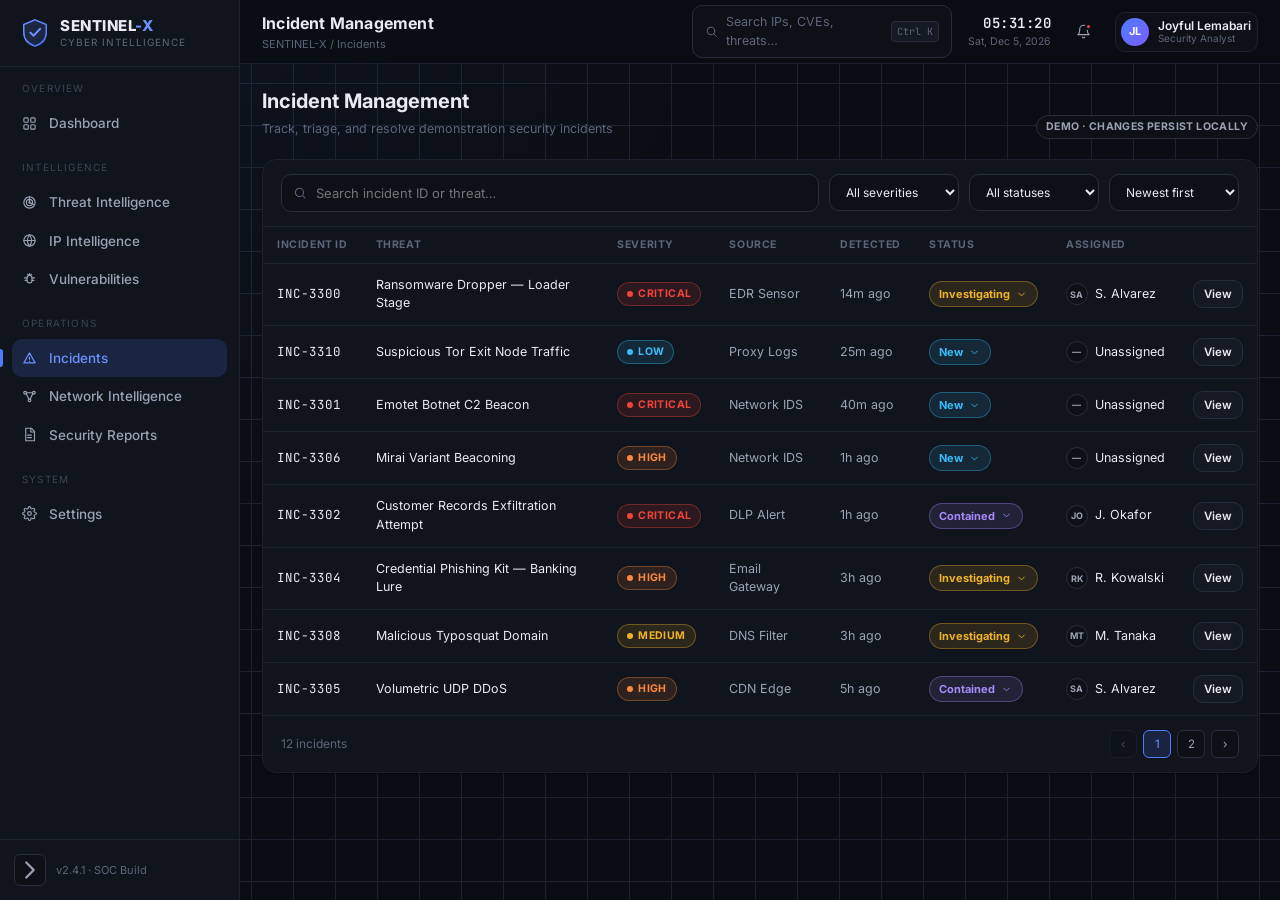
<file: incidents.html>
<!DOCTYPE html>
<html lang="en">
<head>
<meta charset="UTF-8">
<meta name="viewport" content="width=device-width, initial-scale=1.0">
<title>Incidents — SENTINEL-X</title>
<link rel="icon" href="data:image/svg+xml,<svg xmlns=%22http://www.w3.org/2000/svg%22 viewBox=%220 0 32 32%22><path d=%22M16 2L28 7v8c0 8-5 13-12 15C9 28 4 23 4 15V7L16 2z%22 fill=%22%234f7cff%22/></svg>">
<link rel="stylesheet" href="css/style.css">
<link rel="stylesheet" href="css/dashboard.css">
<link rel="stylesheet" href="css/components.css">
<link rel="stylesheet" href="css/responsive.css">
</head>
<body>
<div id="app-root"></div>

<div id="page-slot" style="display:none">
  <div class="page-head">
    <div>
      <h2>Incident Management</h2>
      <p>Track, triage, and resolve demonstration security incidents</p>
    </div>
    <span class="badge badge-neutral">DEMO · Changes persist locally</span>
  </div>

  <div class="panel">
    <div class="filter-bar">
      <div class="input-search">
        <svg viewBox="0 0 24 24" fill="none" stroke="currentColor" stroke-width="1.8"><circle cx="11" cy="11" r="7"/><path d="M21 21l-4.3-4.3"/></svg>
        <input class="input" id="i-query" placeholder="Search incident ID or threat…">
      </div>
      <select class="filter-select" id="i-severity">
        <option value="">All severities</option>
        <option value="critical">Critical</option><option value="high">High</option><option value="medium">Medium</option><option value="low">Low</option>
      </select>
      <select class="filter-select" id="i-status">
        <option value="">All statuses</option>
        <option value="New">New</option><option value="Investigating">Investigating</option>
        <option value="Contained">Contained</option><option value="Resolved">Resolved</option>
      </select>
      <select class="filter-select" id="i-sort">
        <option value="detected-desc">Newest first</option>
        <option value="detected-asc">Oldest first</option>
        <option value="severity">By severity</option>
      </select>
    </div>
    <div class="table-wrap">
      <table class="data-table">
        <thead><tr>
          <th>Incident ID</th><th>Threat</th><th>Severity</th><th>Source</th><th>Detected</th><th>Status</th><th>Assigned</th><th></th>
        </tr></thead>
        <tbody id="incidents-body"></tbody>
      </table>
    </div>
    <div class="pagination" id="incidents-pagination"></div>
  </div>
</div>

<div class="modal-overlay" id="inc-modal-overlay">
  <div class="modal">
    <div class="modal-head"><h3>Incident Details</h3><button class="icon-btn" id="inc-modal-close">✕</button></div>
    <div class="modal-body" id="inc-modal-body"></div>
    <div class="modal-foot"><button class="btn" id="inc-modal-close2">Close</button></div>
  </div>
</div>

<script src="js/utils.js"></script>
<script src="js/api.js"></script>
<script src="js/app.js"></script>
<script src="js/incidents.js"></script>
<script>
  SXApp.mount({ title: 'Incident Management', crumbs: 'SENTINEL-X / Incidents' });
  SXIncidents.init();
</script>
</body>
</html>
</file>
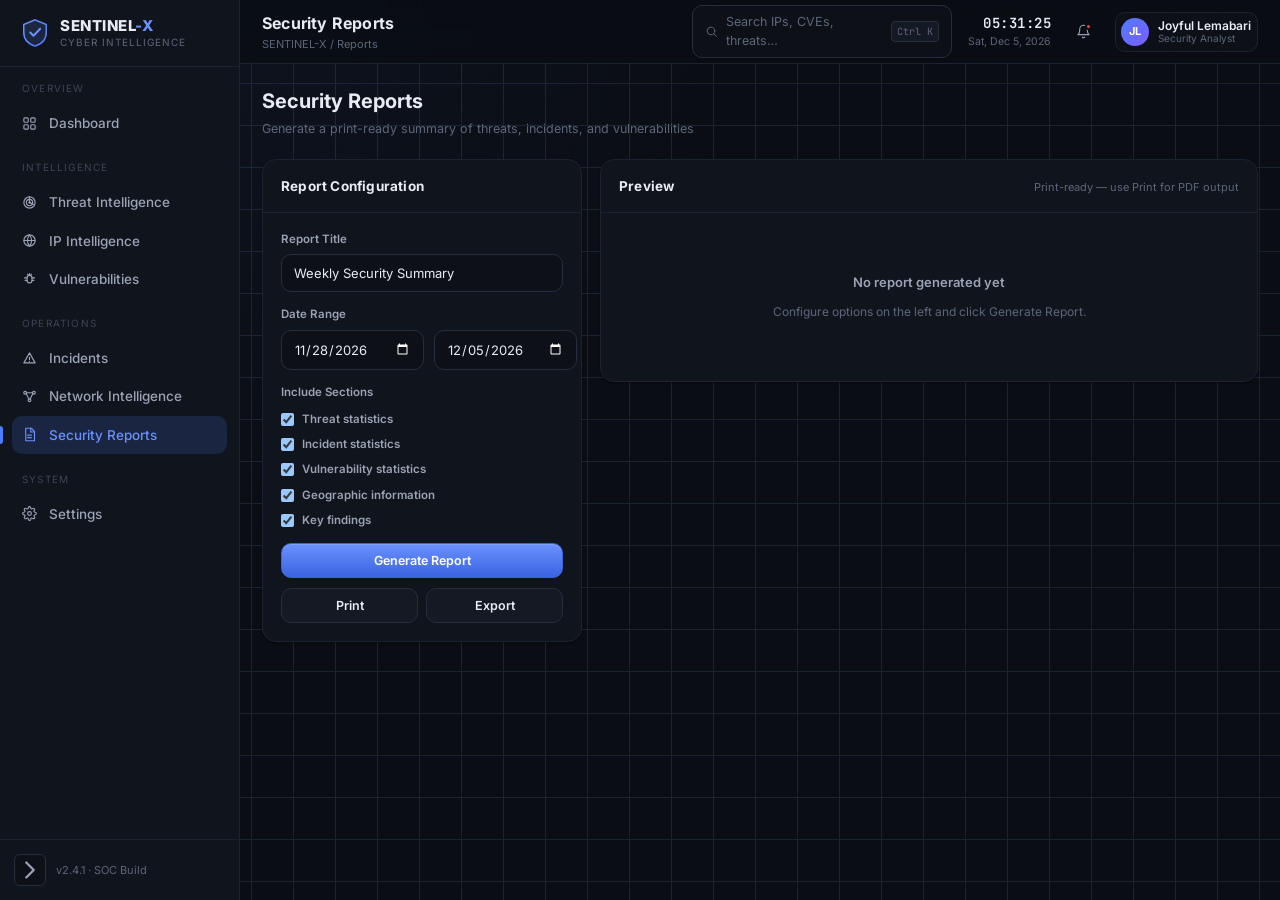
<file: reports.html>
<!DOCTYPE html>
<html lang="en">
<head>
<meta charset="UTF-8">
<meta name="viewport" content="width=device-width, initial-scale=1.0">
<title>Security Reports — SENTINEL-X</title>
<link rel="icon" href="data:image/svg+xml,<svg xmlns=%22http://www.w3.org/2000/svg%22 viewBox=%220 0 32 32%22><path d=%22M16 2L28 7v8c0 8-5 13-12 15C9 28 4 23 4 15V7L16 2z%22 fill=%22%234f7cff%22/></svg>">
<link rel="stylesheet" href="css/style.css">
<link rel="stylesheet" href="css/dashboard.css">
<link rel="stylesheet" href="css/components.css">
<link rel="stylesheet" href="css/responsive.css">
</head>
<body>
<div id="app-root"></div>

<div id="page-slot" style="display:none">
  <div class="page-head">
    <div>
      <h2>Security Reports</h2>
      <p>Generate a print-ready summary of threats, incidents, and vulnerabilities</p>
    </div>
  </div>

  <div class="grid grid-12" style="align-items:start;">
    <div class="panel col-span-4">
      <div class="panel-head"><h3>Report Configuration</h3></div>
      <div class="panel-body">
        <div class="field"><label>Report Title</label><input class="input" id="rp-title" value="Weekly Security Summary"></div>
        <div class="field">
          <label>Date Range</label>
          <div class="input-group">
            <input class="input" id="rp-from" type="date">
            <input class="input" id="rp-to" type="date">
          </div>
        </div>
        <div class="field">
          <label>Include Sections</label>
          <div class="flex-col gap-8" style="margin-top:4px;">
            <label class="flex items-center gap-8"><input type="checkbox" id="rp-inc-threats" checked> Threat statistics</label>
            <label class="flex items-center gap-8"><input type="checkbox" id="rp-inc-incidents" checked> Incident statistics</label>
            <label class="flex items-center gap-8"><input type="checkbox" id="rp-inc-vulns" checked> Vulnerability statistics</label>
            <label class="flex items-center gap-8"><input type="checkbox" id="rp-inc-geo" checked> Geographic information</label>
            <label class="flex items-center gap-8"><input type="checkbox" id="rp-inc-findings" checked> Key findings</label>
          </div>
        </div>
        <button class="btn btn-primary w-full" id="rp-generate">Generate Report</button>
        <div class="flex gap-8" style="margin-top:10px;">
          <button class="btn w-full" id="rp-print">Print</button>
          <button class="btn w-full" id="rp-export">Export</button>
        </div>
      </div>
    </div>

    <div class="panel col-span-8">
      <div class="panel-head"><h3>Preview</h3><span class="sub">Print-ready — use Print for PDF output</span></div>
      <div class="panel-body">
        <div id="report-output"><div class="state-block"><div class="title">No report generated yet</div><div class="desc">Configure options on the left and click Generate Report.</div></div></div>
      </div>
    </div>
  </div>
</div>

<script src="js/utils.js"></script>
<script src="js/api.js"></script>
<script src="js/app.js"></script>
<script src="js/reports.js"></script>
<script>
  SXApp.mount({ title: 'Security Reports', crumbs: 'SENTINEL-X / Reports' });
  SXReports.init();
</script>
</body>
</html>
</file>
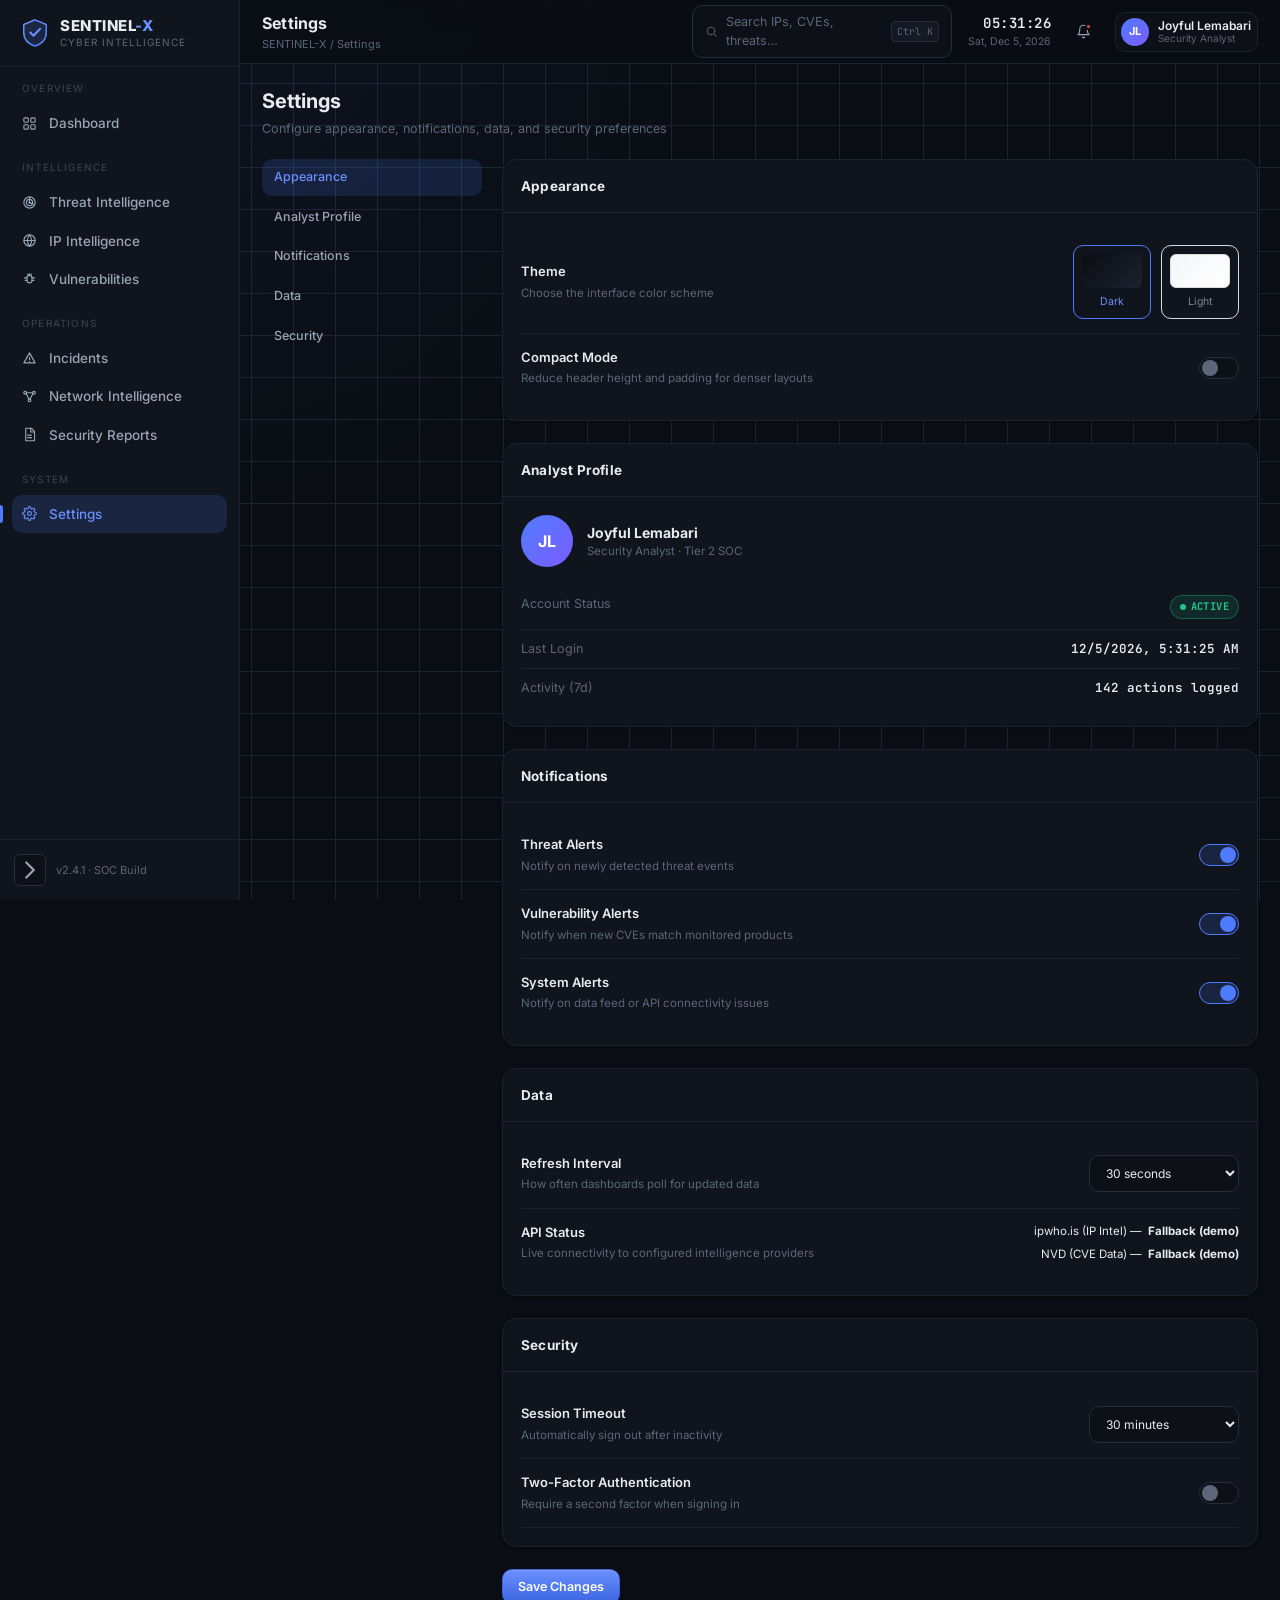
<file: settings.html>
<!DOCTYPE html>
<html lang="en">
<head>
<meta charset="UTF-8">
<meta name="viewport" content="width=device-width, initial-scale=1.0">
<title>Settings — SENTINEL-X</title>
<link rel="icon" href="data:image/svg+xml,<svg xmlns=%22http://www.w3.org/2000/svg%22 viewBox=%220 0 32 32%22><path d=%22M16 2L28 7v8c0 8-5 13-12 15C9 28 4 23 4 15V7L16 2z%22 fill=%22%234f7cff%22/></svg>">
<link rel="stylesheet" href="css/style.css">
<link rel="stylesheet" href="css/dashboard.css">
<link rel="stylesheet" href="css/components.css">
<link rel="stylesheet" href="css/responsive.css">
</head>
<body>
<div id="app-root"></div>

<div id="page-slot" style="display:none">
  <div class="page-head">
    <div><h2>Settings</h2><p>Configure appearance, notifications, data, and security preferences</p></div>
  </div>

  <div class="settings-grid">
    <nav class="settings-nav">
      <a href="#sec-appearance" class="active">Appearance</a>
      <a href="#sec-profile">Analyst Profile</a>
      <a href="#sec-notifications">Notifications</a>
      <a href="#sec-data">Data</a>
      <a href="#sec-security">Security</a>
    </nav>

    <div>
      <div class="panel settings-section" id="sec-appearance">
        <div class="panel-head"><h3>Appearance</h3></div>
        <div class="panel-body">
          <div class="settings-row">
            <div><div class="sr-label">Theme</div><div class="sr-desc">Choose the interface color scheme</div></div>
            <div class="theme-pick">
              <div class="theme-opt" data-theme="dark"><div class="swatch dark"></div>Dark</div>
              <div class="theme-opt" data-theme="light"><div class="swatch light"></div>Light</div>
            </div>
          </div>
          <div class="settings-row">
            <div><div class="sr-label">Compact Mode</div><div class="sr-desc">Reduce header height and padding for denser layouts</div></div>
            <label class="switch"><input type="checkbox" id="set-compact"><span class="track"></span></label>
          </div>
        </div>
      </div>

      <div class="panel settings-section" id="sec-profile">
        <div class="panel-head"><h3>Analyst Profile</h3></div>
        <div class="panel-body">
          <div class="flex items-center gap-14" style="margin-bottom:18px;">
            <div class="avatar" style="width:52px;height:52px;font-size:16px;">JL</div>
            <div>
              <div style="font-weight:700;font-size:14px;">Joyful Lemabari</div>
              <div class="text-tertiary" style="font-size:11.5px;">Security Analyst · Tier 2 SOC</div>
            </div>
          </div>
          <div class="info-list">
            <div class="info-row"><span class="ir-k">Account Status</span><span class="ir-v"><span class="badge badge-ok">Active</span></span></div>
            <div class="info-row"><span class="ir-k">Last Login</span><span class="ir-v" id="prof-last-login">—</span></div>
            <div class="info-row"><span class="ir-k">Activity (7d)</span><span class="ir-v">142 actions logged</span></div>
          </div>
        </div>
      </div>

      <div class="panel settings-section" id="sec-notifications">
        <div class="panel-head"><h3>Notifications</h3></div>
        <div class="panel-body">
          <div class="settings-row"><div><div class="sr-label">Threat Alerts</div><div class="sr-desc">Notify on newly detected threat events</div></div><label class="switch"><input type="checkbox" id="set-alert-threat" checked><span class="track"></span></label></div>
          <div class="settings-row"><div><div class="sr-label">Vulnerability Alerts</div><div class="sr-desc">Notify when new CVEs match monitored products</div></div><label class="switch"><input type="checkbox" id="set-alert-vuln" checked><span class="track"></span></label></div>
          <div class="settings-row"><div><div class="sr-label">System Alerts</div><div class="sr-desc">Notify on data feed or API connectivity issues</div></div><label class="switch"><input type="checkbox" id="set-alert-system" checked><span class="track"></span></label></div>
        </div>
      </div>

      <div class="panel settings-section" id="sec-data">
        <div class="panel-head"><h3>Data</h3></div>
        <div class="panel-body">
          <div class="settings-row">
            <div><div class="sr-label">Refresh Interval</div><div class="sr-desc">How often dashboards poll for updated data</div></div>
            <select class="input filter-select" id="set-refresh" style="width:150px;">
              <option value="15">15 seconds</option><option value="30">30 seconds</option>
              <option value="60">1 minute</option><option value="300">5 minutes</option>
            </select>
          </div>
          <div class="settings-row">
            <div><div class="sr-label">API Status</div><div class="sr-desc">Live connectivity to configured intelligence providers</div></div>
            <div id="api-status-list" class="flex-col gap-6" style="align-items:flex-end;"></div>
          </div>
        </div>
      </div>

      <div class="panel settings-section" id="sec-security">
        <div class="panel-head"><h3>Security</h3></div>
        <div class="panel-body">
          <div class="settings-row">
            <div><div class="sr-label">Session Timeout</div><div class="sr-desc">Automatically sign out after inactivity</div></div>
            <select class="input filter-select" id="set-session" style="width:150px;">
              <option value="15">15 minutes</option><option value="30">30 minutes</option><option value="60">1 hour</option><option value="0">Never</option>
            </select>
          </div>
          <div class="settings-row">
            <div><div class="sr-label">Two-Factor Authentication</div><div class="sr-desc">Require a second factor when signing in</div></div>
            <label class="switch"><input type="checkbox" id="set-2fa"><span class="track"></span></label>
          </div>
          <div id="twofa-panel" style="display:none;margin-top:6px;">
            <div class="twofa-box">
              <div class="qr-fake"></div>
              <div>
                <div style="font-weight:600;font-size:12.5px;margin-bottom:4px;">Scan with an authenticator app</div>
                <div class="text-tertiary" style="font-size:11.5px;">This is a demonstration UI — no real secret is generated.</div>
              </div>
            </div>
          </div>
        </div>
      </div>

      <button class="btn btn-primary" id="settings-save">Save Changes</button>
    </div>
  </div>
</div>

<script src="js/utils.js"></script>
<script src="js/api.js"></script>
<script src="js/app.js"></script>
<script src="js/settings.js"></script>
<script>
  SXApp.mount({ title: 'Settings', crumbs: 'SENTINEL-X / Settings' });
  SXSettings.init();
</script>
</body>
</html>
</file>
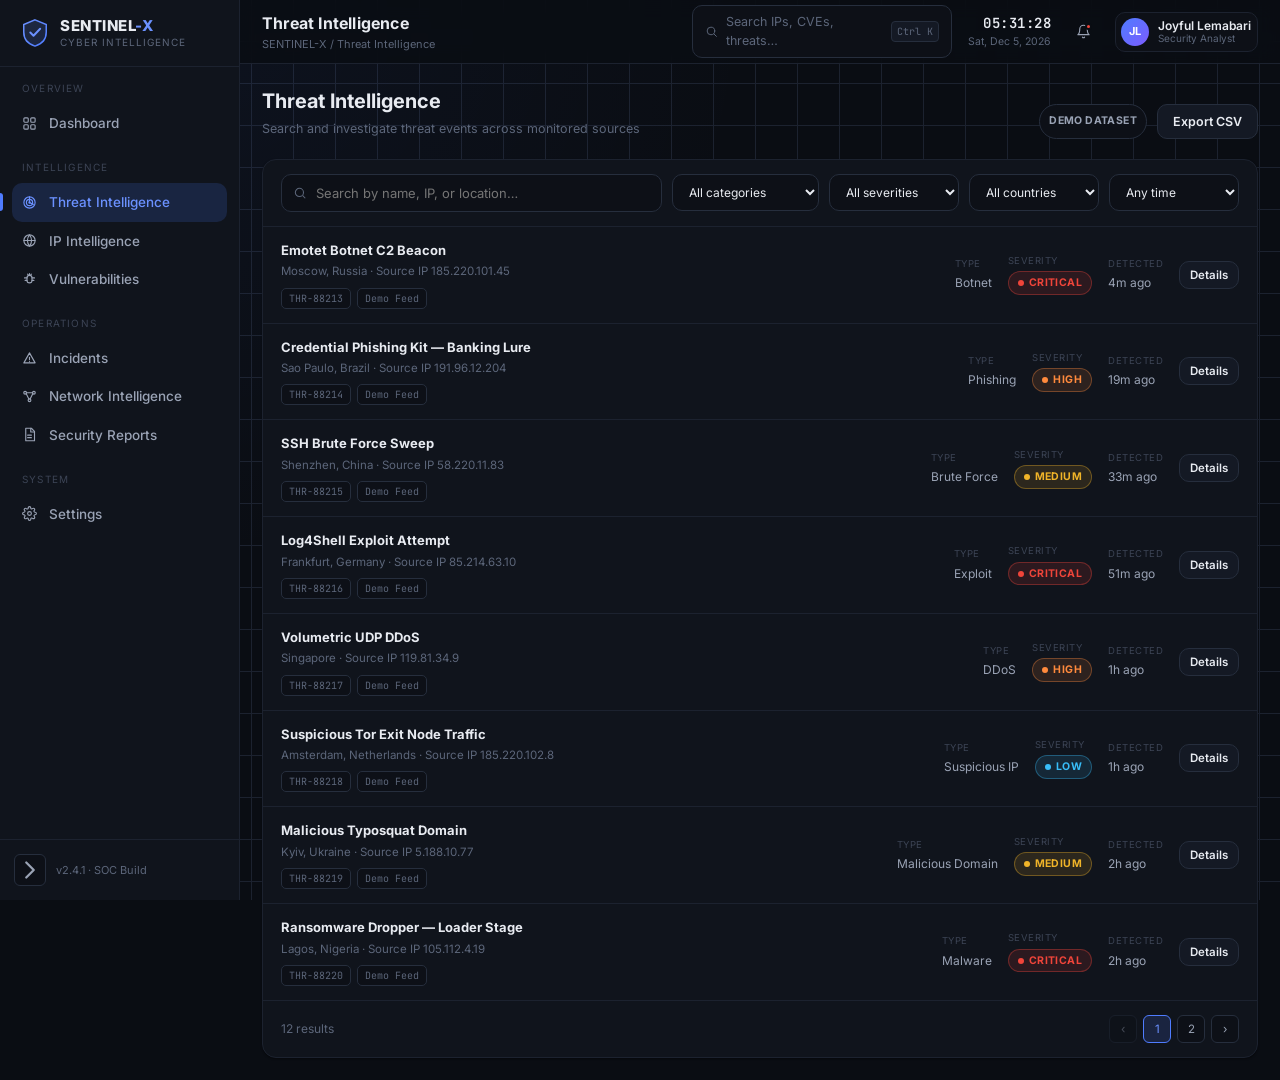
<file: threats.html>
<!DOCTYPE html>
<html lang="en">
<head>
<meta charset="UTF-8">
<meta name="viewport" content="width=device-width, initial-scale=1.0">
<title>Threat Intelligence — SENTINEL-X</title>
<link rel="icon" href="data:image/svg+xml,<svg xmlns=%22http://www.w3.org/2000/svg%22 viewBox=%220 0 32 32%22><path d=%22M16 2L28 7v8c0 8-5 13-12 15C9 28 4 23 4 15V7L16 2z%22 fill=%22%234f7cff%22/></svg>">
<link rel="stylesheet" href="css/style.css">
<link rel="stylesheet" href="css/dashboard.css">
<link rel="stylesheet" href="css/components.css">
<link rel="stylesheet" href="css/responsive.css">
</head>
<body>
<div id="app-root"></div>

<div id="page-slot" style="display:none">
  <div class="page-head">
    <div>
      <h2>Threat Intelligence</h2>
      <p>Search and investigate threat events across monitored sources</p>
    </div>
    <div class="page-actions">
      <span class="badge badge-neutral">DEMO DATASET</span>
      <button class="btn" id="threats-export">Export CSV</button>
    </div>
  </div>

  <div class="panel">
    <div class="filter-bar">
      <div class="input-search">
        <svg viewBox="0 0 24 24" fill="none" stroke="currentColor" stroke-width="1.8"><circle cx="11" cy="11" r="7"/><path d="M21 21l-4.3-4.3"/></svg>
        <input class="input" id="f-query" placeholder="Search by name, IP, or location…">
      </div>
      <select class="filter-select" id="f-category">
        <option value="">All categories</option>
        <option>Malware</option><option>Phishing</option><option>Botnet</option><option>DDoS</option>
        <option>Brute Force</option><option>Exploit</option><option>Suspicious IP</option>
        <option>Malicious Domain</option><option>Data Breach</option>
      </select>
      <select class="filter-select" id="f-severity">
        <option value="">All severities</option>
        <option value="critical">Critical</option><option value="high">High</option>
        <option value="medium">Medium</option><option value="low">Low</option>
      </select>
      <select class="filter-select" id="f-country">
        <option value="">All countries</option>
      </select>
      <select class="filter-select" id="f-date">
        <option value="">Any time</option>
        <option value="1h">Last hour</option>
        <option value="24h">Last 24 hours</option>
        <option value="7d">Last 7 days</option>
      </select>
    </div>
    <div class="result-list" id="threat-results">
      <!-- populated by threats.js -->
    </div>
    <div class="pagination" id="threat-pagination"></div>
  </div>
</div>

<!-- Threat details modal -->
<div class="modal-overlay" id="threat-modal-overlay">
  <div class="modal">
    <div class="modal-head"><h3>Threat Details</h3><button class="icon-btn" id="threat-modal-close">✕</button></div>
    <div class="modal-body" id="threat-modal-body"></div>
    <div class="modal-foot"><button class="btn" id="threat-modal-close2">Close</button></div>
  </div>
</div>

<script src="js/utils.js"></script>
<script src="js/api.js"></script>
<script src="js/app.js"></script>
<script src="js/threats.js"></script>
<script>
  SXApp.mount({ title: 'Threat Intelligence', crumbs: 'SENTINEL-X / Threat Intelligence' });
  SXThreats.init();
</script>
</body>
</html>
</file>
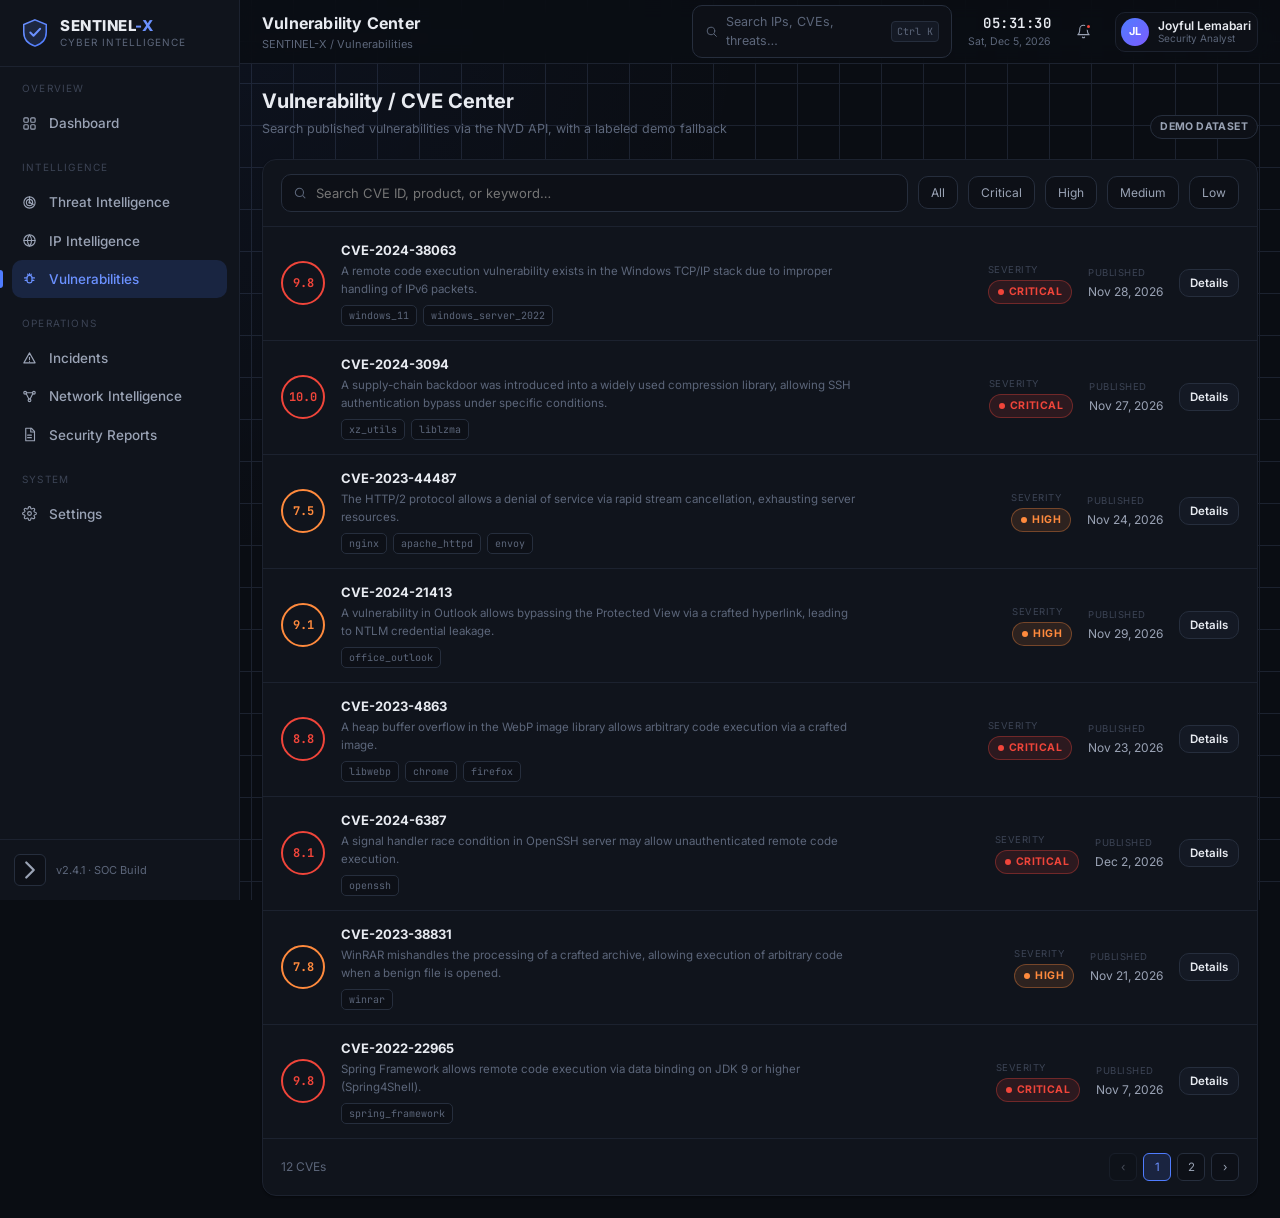
<file: vulnerabilities.html>
<!DOCTYPE html>
<html lang="en">
<head>
<meta charset="UTF-8">
<meta name="viewport" content="width=device-width, initial-scale=1.0">
<title>Vulnerability Center — SENTINEL-X</title>
<link rel="icon" href="data:image/svg+xml,<svg xmlns=%22http://www.w3.org/2000/svg%22 viewBox=%220 0 32 32%22><path d=%22M16 2L28 7v8c0 8-5 13-12 15C9 28 4 23 4 15V7L16 2z%22 fill=%22%234f7cff%22/></svg>">
<link rel="stylesheet" href="css/style.css">
<link rel="stylesheet" href="css/dashboard.css">
<link rel="stylesheet" href="css/components.css">
<link rel="stylesheet" href="css/responsive.css">
</head>
<body>
<div id="app-root"></div>

<div id="page-slot" style="display:none">
  <div class="page-head">
    <div>
      <h2>Vulnerability / CVE Center</h2>
      <p>Search published vulnerabilities via the NVD API, with a labeled demo fallback</p>
    </div>
    <span class="badge badge-neutral" id="vuln-source-badge">Checking source…</span>
  </div>

  <div class="panel">
    <div class="filter-bar">
      <div class="input-search">
        <svg viewBox="0 0 24 24" fill="none" stroke="currentColor" stroke-width="1.8"><circle cx="11" cy="11" r="7"/><path d="M21 21l-4.3-4.3"/></svg>
        <input class="input" id="v-query" placeholder="Search CVE ID, product, or keyword…">
      </div>
      <button class="filter-chip" data-sev="">All</button>
      <button class="filter-chip" data-sev="critical">Critical</button>
      <button class="filter-chip" data-sev="high">High</button>
      <button class="filter-chip" data-sev="medium">Medium</button>
      <button class="filter-chip" data-sev="low">Low</button>
    </div>
    <div class="result-list" id="vuln-results"></div>
    <div class="pagination" id="vuln-pagination"></div>
  </div>
</div>

<div class="modal-overlay" id="vuln-modal-overlay">
  <div class="modal">
    <div class="modal-head"><h3>Vulnerability Details</h3><button class="icon-btn" id="vuln-modal-close">✕</button></div>
    <div class="modal-body" id="vuln-modal-body"></div>
    <div class="modal-foot"><button class="btn" id="vuln-modal-close2">Close</button></div>
  </div>
</div>

<script src="js/utils.js"></script>
<script src="js/api.js"></script>
<script src="js/app.js"></script>
<script src="js/vulnerabilities.js"></script>
<script>
  SXApp.mount({ title: 'Vulnerability Center', crumbs: 'SENTINEL-X / Vulnerabilities' });
  SXVulns.init();
</script>
</body>
</html>
</file>
<file: css/style.css>
/* ==========================================================================
   SENTINEL-X — Core Design System
   ========================================================================== */

@import url('https://fonts.googleapis.com/css2?family=Inter:wght@400;500;600;700;800&family=JetBrains+Mono:wght@400;500;600;700&display=swap');

:root {
  /* ---- Surfaces ---- */
  --bg-void:        #05070a;
  --bg-base:        #0a0d13;
  --bg-panel:       #10141c;
  --bg-panel-raised:#141924;
  --bg-inset:       #0d1017;
  --bg-hover:       #171d29;

  /* ---- Borders ---- */
  --border-subtle:  #1c222f;
  --border-default: #262e3d;
  --border-strong:  #364154;

  /* ---- Text ---- */
  --text-primary:   #e8ebf1;
  --text-secondary: #9aa3b5;
  --text-tertiary:  #5c667a;
  --text-disabled:  #3c4455;

  /* ---- Brand ---- */
  --brand-500:      #4f7cff;
  --brand-400:      #6b91ff;
  --brand-600:      #3a63e0;
  --brand-glow:     rgba(79, 124, 255, 0.16);

  /* ---- Status ---- */
  --sev-critical:     #f0453a;
  --sev-critical-bg:  rgba(240, 69, 58, 0.12);
  --sev-critical-bd:  rgba(240, 69, 58, 0.35);

  --sev-high:         #ff8a3d;
  --sev-high-bg:      rgba(255, 138, 61, 0.12);
  --sev-high-bd:      rgba(255, 138, 61, 0.35);

  --sev-medium:       #f0b429;
  --sev-medium-bg:    rgba(240, 180, 41, 0.12);
  --sev-medium-bd:    rgba(240, 180, 41, 0.35);

  --sev-low:          #38bdf8;
  --sev-low-bg:       rgba(56, 189, 248, 0.12);
  --sev-low-bd:       rgba(56, 189, 248, 0.35);

  --status-ok:        #22c58e;
  --status-ok-bg:     rgba(34, 197, 142, 0.12);
  --status-ok-bd:     rgba(34, 197, 142, 0.35);

  --status-info:      #38bdf8;
  --status-info-bg:   rgba(56, 189, 248, 0.12);

  /* ---- Type ---- */
  --font-ui:   'Inter', -apple-system, BlinkMacSystemFont, 'Segoe UI', sans-serif;
  --font-mono: 'JetBrains Mono', 'SF Mono', Consolas, monospace;

  /* ---- Radius ---- */
  --r-sm: 6px;
  --r-md: 10px;
  --r-lg: 14px;
  --r-xl: 20px;

  /* ---- Shadow ---- */
  --shadow-sm: 0 1px 2px rgba(0,0,0,0.4);
  --shadow-md: 0 4px 16px rgba(0,0,0,0.35);
  --shadow-lg: 0 12px 40px rgba(0,0,0,0.45);
  --shadow-glow: 0 0 0 1px rgba(79,124,255,0.15), 0 8px 30px rgba(79,124,255,0.08);

  /* ---- Layout ---- */
  --sidebar-w: 240px;
  --sidebar-w-collapsed: 72px;
  --header-h: 64px;

  /* ---- Motion ---- */
  --ease: cubic-bezier(0.4, 0, 0.2, 1);
  --t-fast: 120ms;
  --t-med: 220ms;
  --t-slow: 400ms;
}

[data-theme="light"] {
  --bg-void:        #eef0f4;
  --bg-base:        #f5f6f9;
  --bg-panel:       #ffffff;
  --bg-panel-raised:#ffffff;
  --bg-inset:       #f0f1f5;
  --bg-hover:       #eceef3;

  --border-subtle:  #e3e6ed;
  --border-default: #d7dae3;
  --border-strong:  #c1c6d3;

  --text-primary:   #10141c;
  --text-secondary: #4b5569;
  --text-tertiary:  #7c869b;
  --text-disabled:  #b4bac6;

  --shadow-sm: 0 1px 2px rgba(20,25,40,0.06);
  --shadow-md: 0 4px 16px rgba(20,25,40,0.08);
  --shadow-lg: 0 12px 40px rgba(20,25,40,0.10);
}

[data-compact="true"] {
  --header-h: 56px;
}

* { box-sizing: border-box; margin: 0; padding: 0; }

html {
  color-scheme: dark;
  scroll-behavior: smooth;
}
[data-theme="light"] html { color-scheme: light; }

body {
  font-family: var(--font-ui);
  background: var(--bg-base);
  color: var(--text-primary);
  font-size: 14px;
  line-height: 1.5;
  -webkit-font-smoothing: antialiased;
  min-height: 100vh;
  background-image:
    radial-gradient(circle at 15% 0%, rgba(79,124,255,0.05), transparent 40%),
    linear-gradient(var(--border-subtle) 1px, transparent 1px),
    linear-gradient(90deg, var(--border-subtle) 1px, transparent 1px);
  background-size: auto, 42px 42px, 42px 42px;
  background-position: 0 0, -1px -1px, -1px -1px;
  background-attachment: fixed;
}
[data-theme="light"] body { background-image: radial-gradient(circle at 15% 0%, rgba(79,124,255,0.06), transparent 40%); }

a { color: inherit; text-decoration: none; }
ul { list-style: none; }
button { font-family: inherit; cursor: pointer; }
input, select, textarea { font-family: inherit; }
img { max-width: 100%; display: block; }

::selection { background: var(--brand-500); color: #fff; }

/* Scrollbars */
::-webkit-scrollbar { width: 8px; height: 8px; }
::-webkit-scrollbar-track { background: transparent; }
::-webkit-scrollbar-thumb { background: var(--border-strong); border-radius: 8px; }
::-webkit-scrollbar-thumb:hover { background: var(--text-tertiary); }

/* Focus states */
:focus-visible {
  outline: 2px solid var(--brand-500);
  outline-offset: 2px;
  border-radius: 4px;
}

.mono { font-family: var(--font-mono); font-variant-numeric: tabular-nums; }

/* ---- Reduced motion ---- */
@media (prefers-reduced-motion: reduce) {
  *, *::before, *::after {
    animation-duration: 0.001ms !important;
    animation-iteration-count: 1 !important;
    transition-duration: 0.001ms !important;
    scroll-behavior: auto !important;
  }
}

/* ==========================================================================
   App Shell
   ========================================================================== */

.app-shell {
  display: grid;
  grid-template-columns: var(--sidebar-w) 1fr;
  min-height: 100vh;
  transition: grid-template-columns var(--t-med) var(--ease);
}
.app-shell.sidebar-collapsed { grid-template-columns: var(--sidebar-w-collapsed) 1fr; }

.content-col { display: flex; flex-direction: column; min-width: 0; }

/* ---- Sidebar ---- */
.sidebar {
  position: sticky;
  top: 0;
  height: 100vh;
  background: var(--bg-panel);
  border-right: 1px solid var(--border-subtle);
  display: flex;
  flex-direction: column;
  z-index: 40;
  overflow: hidden;
}

.sidebar-brand {
  display: flex;
  align-items: center;
  gap: 10px;
  padding: 18px 20px;
  border-bottom: 1px solid var(--border-subtle);
  min-height: var(--header-h);
  white-space: nowrap;
}

.brand-mark { flex: 0 0 auto; width: 30px; height: 30px; }

.brand-text { display: flex; flex-direction: column; line-height: 1.1; overflow: hidden; }
.brand-text .name { font-weight: 800; font-size: 15px; letter-spacing: 0.5px; }
.brand-text .name span { color: var(--brand-400); }
.brand-text .tag { font-size: 10px; color: var(--text-tertiary); text-transform: uppercase; letter-spacing: 1px; margin-top: 2px; }

.sidebar-collapsed .brand-text, .sidebar-collapsed .nav-label, .sidebar-collapsed .nav-group-title, .sidebar-collapsed .sidebar-foot-text {
  display: none;
}

.sidebar-nav { flex: 1; overflow-y: auto; padding: 14px 12px; }
.nav-group { margin-bottom: 18px; }
.nav-group-title {
  font-size: 10px; text-transform: uppercase; letter-spacing: 1.2px;
  color: var(--text-disabled); padding: 0 10px 8px;
}
.nav-item {
  display: flex; align-items: center; gap: 12px;
  padding: 9px 10px; border-radius: var(--r-md);
  color: var(--text-secondary); font-size: 13.5px; font-weight: 500;
  transition: background var(--t-fast) var(--ease), color var(--t-fast) var(--ease);
  position: relative; white-space: nowrap;
}
.nav-item svg { flex: 0 0 auto; width: 15px; height: 15px; }
.nav-item:hover { background: var(--bg-hover); color: var(--text-primary); }
.nav-item.active { background: var(--brand-glow); color: var(--brand-400); }
.nav-item.active::before {
  content: ''; position: absolute; left: -12px; top: 50%; transform: translateY(-50%);
  width: 3px; height: 18px; background: var(--brand-500); border-radius: 0 3px 3px 0;
}
.nav-item .nav-badge {
  margin-left: auto; font-size: 10px; font-weight: 700; padding: 1px 6px;
  border-radius: 20px; background: var(--sev-critical-bg); color: var(--sev-critical);
}

.sidebar-foot {
  padding: 14px; border-top: 1px solid var(--border-subtle);
  display: flex; align-items: center; gap: 10px;
}
.sidebar-toggle {
  width: 32px; height: 32px; border-radius: var(--r-sm);
  background: var(--bg-inset); border: 1px solid var(--border-default);
  color: var(--text-secondary); display: flex; align-items: center; justify-content: center;
  transition: all var(--t-fast) var(--ease); flex: 0 0 auto;
}
.sidebar-toggle:hover { color: var(--text-primary); background: var(--bg-hover); }
.sidebar-foot-text { font-size: 11px; color: var(--text-tertiary); }

/* ---- Header ---- */
.topbar {
  position: sticky; top: 0; z-index: 30;
  height: var(--header-h);
  background: rgba(10,13,19,0.85);
  backdrop-filter: blur(10px);
  border-bottom: 1px solid var(--border-subtle);
  display: flex; align-items: center;
  padding: 0 22px; gap: 16px;
}
[data-theme="light"] .topbar { background: rgba(245,246,249,0.85); }

.topbar-title { display: flex; flex-direction: column; margin-right: auto; }
.topbar-title h1 { font-size: 16px; font-weight: 700; letter-spacing: 0.2px; }
.topbar-title .crumbs { font-size: 11px; color: var(--text-tertiary); margin-top: 1px; }

.topbar-search {
  display: flex; align-items: center; gap: 8px;
  background: var(--bg-inset); border: 1px solid var(--border-default);
  border-radius: var(--r-md); padding: 7px 12px; width: 260px;
  color: var(--text-tertiary); transition: border-color var(--t-fast);
  cursor: pointer;
}
.topbar-search:hover { border-color: var(--border-strong); }
.topbar-search svg { width: 13px; height: 13px; flex: 0 0 auto; }
.topbar-search span { font-size: 12.5px; flex: 1; }
.topbar-search kbd {
  font-family: var(--font-mono); font-size: 10px; background: var(--bg-panel-raised);
  border: 1px solid var(--border-default); border-radius: 4px; padding: 2px 5px; color: var(--text-tertiary);
}

.topbar-clock { text-align: right; }
.topbar-clock .time { font-family: var(--font-mono); font-size: 14px; font-weight: 600; letter-spacing: 0.5px; }
.topbar-clock .date { font-size: 10.5px; color: var(--text-tertiary); }

.icon-btn {
  width: 32px; height: 32px; border-radius: var(--r-md);
  display: flex; align-items: center; justify-content: center;
  background: transparent; border: 1px solid transparent; color: var(--text-secondary);
  position: relative; transition: all var(--t-fast) var(--ease);
}
.icon-btn:hover { background: var(--bg-hover); border-color: var(--border-subtle); color: var(--text-primary); }
.icon-btn svg { width: 15px; height: 15px; }
.icon-btn .dot {
  position: absolute; top: 6px; right: 6px; width: 7px; height: 7px; border-radius: 50%;
  background: var(--sev-critical); border: 2px solid var(--bg-base);
}

.topbar-profile { display: flex; align-items: center; gap: 9px; padding: 5px 6px 5px 5px; border-radius: var(--r-md); border: 1px solid var(--border-subtle); background: var(--bg-inset); }
.avatar {
  width: 28px; height: 28px; border-radius: 50%;
  background: linear-gradient(135deg, var(--brand-500), #7c5cff);
  display: flex; align-items: center; justify-content: center;
  font-size: 11px; font-weight: 700; color: #fff; flex: 0 0 auto;
}
.topbar-profile .who { display: flex; flex-direction: column; line-height: 1.15; }
.topbar-profile .who .n { font-size: 12px; font-weight: 600; }
.topbar-profile .who .r { font-size: 10px; color: var(--text-tertiary); }

/* ---- Main content ---- */
.main-content { min-width: 0; padding: 22px; max-width: 1680px; }

.page-head { display: flex; align-items: flex-end; justify-content: space-between; margin-bottom: 20px; gap: 16px; flex-wrap: wrap; }
.page-head h2 { font-size: 20px; font-weight: 700; }
.page-head p { color: var(--text-tertiary); font-size: 12.5px; margin-top: 4px; }
.page-actions { display: flex; gap: 10px; }

/* ---- Buttons ---- */
.btn {
  display: inline-flex; align-items: center; gap: 7px; justify-content: center;
  padding: 9px 15px; font-size: 12.5px; font-weight: 600;
  border-radius: var(--r-md); border: 1px solid var(--border-default);
  background: var(--bg-panel-raised); color: var(--text-primary);
  transition: all var(--t-fast) var(--ease); white-space: nowrap;
}
.btn svg { width: 14px; height: 14px; }
.btn:hover { background: var(--bg-hover); border-color: var(--border-strong); transform: translateY(-1px); }
.btn:active { transform: translateY(0); }
.btn-primary { background: linear-gradient(180deg, var(--brand-400), var(--brand-600)); border-color: var(--brand-600); color: #fff; box-shadow: 0 1px 0 rgba(255,255,255,0.15) inset; }
.btn-primary:hover { filter: brightness(1.08); }
.btn-ghost { background: transparent; border-color: transparent; }
.btn-ghost:hover { background: var(--bg-hover); }
.btn-sm { padding: 6px 10px; font-size: 11.5px; }
.btn-danger { border-color: var(--sev-critical-bd); color: var(--sev-critical); background: var(--sev-critical-bg); }
.btn:disabled { opacity: 0.5; pointer-events: none; }

/* ---- Panels / Cards ---- */
.panel {
  background: var(--bg-panel); border: 1px solid var(--border-subtle);
  border-radius: var(--r-lg); box-shadow: var(--shadow-sm);
}
.panel-head {
  display: flex; align-items: center; justify-content: space-between;
  padding: 16px 18px; border-bottom: 1px solid var(--border-subtle);
}
.panel-head h3 { font-size: 13.5px; font-weight: 700; letter-spacing: 0.2px; }
.panel-head .sub { font-size: 11px; color: var(--text-tertiary); font-weight: 400; margin-top: 2px; }
.panel-body { padding: 18px; }
.panel-body.no-pad { padding: 0; }

/* ---- Badges ---- */
.badge {
  display: inline-flex; align-items: center; gap: 5px;
  padding: 3px 9px; border-radius: 20px; font-size: 10.5px; font-weight: 700;
  text-transform: uppercase; letter-spacing: 0.4px; border: 1px solid transparent;
  white-space: nowrap;
}
.badge::before { content: ''; width: 6px; height: 6px; border-radius: 50%; background: currentColor; }
.badge-critical { background: var(--sev-critical-bg); color: var(--sev-critical); border-color: var(--sev-critical-bd); }
.badge-high { background: var(--sev-high-bg); color: var(--sev-high); border-color: var(--sev-high-bd); }
.badge-medium { background: var(--sev-medium-bg); color: var(--sev-medium); border-color: var(--sev-medium-bd); }
.badge-low { background: var(--sev-low-bg); color: var(--sev-low); border-color: var(--sev-low-bd); }
.badge-ok { background: var(--status-ok-bg); color: var(--status-ok); border-color: var(--status-ok-bd); }
.badge-neutral { background: var(--bg-inset); color: var(--text-secondary); border-color: var(--border-default); }
.badge-neutral::before { display: none; }

/* Utility */
.flex { display: flex; }
.flex-col { display: flex; flex-direction: column; }
.items-center { align-items: center; }
.justify-between { justify-content: space-between; }
.gap-6 { gap: 6px; } .gap-8 { gap: 8px; } .gap-10 { gap: 10px; } .gap-14 { gap: 14px; } .gap-18 { gap: 18px; }
.text-tertiary { color: var(--text-tertiary); }
.text-secondary { color: var(--text-secondary); }
.w-full { width: 100%; }

.grid { display: grid; gap: 18px; }
.grid-4 { grid-template-columns: repeat(4, 1fr); }
.grid-3 { grid-template-columns: repeat(3, 1fr); }
.grid-2 { grid-template-columns: repeat(2, 1fr); }
.grid-12 { grid-template-columns: repeat(12, 1fr); }
.col-span-8 { grid-column: span 8; }
.col-span-4 { grid-column: span 4; }
.col-span-6 { grid-column: span 6; }
.col-span-12 { grid-column: span 12; }

/* Skeleton loading */
.skel {
  background: linear-gradient(90deg, var(--bg-inset) 0%, var(--bg-hover) 50%, var(--bg-inset) 100%);
  background-size: 200% 100%;
  animation: skel-sweep 1.4s ease-in-out infinite;
  border-radius: var(--r-sm);
}
@keyframes skel-sweep { 0% { background-position: 200% 0; } 100% { background-position: -200% 0; } }

/* Empty / error state */
.state-block {
  display: flex; flex-direction: column; align-items: center; justify-content: center;
  padding: 42px 20px; text-align: center; color: var(--text-tertiary); gap: 10px;
}
.state-block svg { width: 32px; height: 32px; opacity: 0.6; }
.state-block .title { font-size: 13px; font-weight: 600; color: var(--text-secondary); }
.state-block .desc { font-size: 12px; max-width: 320px; }
.state-block.error svg { color: var(--sev-critical); }

/* Toasts */
.toast-stack { position: fixed; bottom: 20px; right: 20px; z-index: 200; display: flex; flex-direction: column; gap: 10px; }
.toast {
  min-width: 280px; max-width: 360px; background: var(--bg-panel-raised); border: 1px solid var(--border-default);
  border-left: 3px solid var(--brand-500); border-radius: var(--r-md); padding: 12px 14px; box-shadow: var(--shadow-lg);
  animation: toast-in var(--t-med) var(--ease);
  font-size: 12.5px;
}
.toast.ok { border-left-color: var(--status-ok); }
.toast.warn { border-left-color: var(--sev-medium); }
.toast.err { border-left-color: var(--sev-critical); }
.toast .t-title { font-weight: 700; margin-bottom: 2px; }
.toast .t-desc { color: var(--text-tertiary); }
@keyframes toast-in { from { opacity: 0; transform: translateX(20px); } to { opacity: 1; transform: translateX(0); } }

/* Modal */
.modal-overlay {
  position: fixed; inset: 0; background: rgba(4,6,10,0.7); backdrop-filter: blur(3px);
  display: flex; align-items: center; justify-content: center; z-index: 150; opacity: 0;
  pointer-events: none; transition: opacity var(--t-med) var(--ease);
}
.modal-overlay.open { opacity: 1; pointer-events: auto; }
.modal {
  background: var(--bg-panel-raised); border: 1px solid var(--border-default); border-radius: var(--r-lg);
  width: 560px; max-width: calc(100vw - 40px); max-height: calc(100vh - 60px); overflow: auto;
  box-shadow: var(--shadow-lg); transform: translateY(12px) scale(0.98); transition: transform var(--t-med) var(--ease);
}
.modal-overlay.open .modal { transform: translateY(0) scale(1); }
.modal-head { display: flex; align-items: center; justify-content: space-between; padding: 16px 20px; border-bottom: 1px solid var(--border-subtle); }
.modal-head h3 { font-size: 14.5px; font-weight: 700; }
.modal-body { padding: 20px; }
.modal-foot { padding: 14px 20px; border-top: 1px solid var(--border-subtle); display: flex; justify-content: flex-end; gap: 10px; }

/* Forms */
.field { display: flex; flex-direction: column; gap: 6px; margin-bottom: 14px; }
.field label { font-size: 11.5px; font-weight: 600; color: var(--text-secondary); }
.field .hint { font-size: 10.5px; color: var(--text-tertiary); }
.input, select.input {
  background: var(--bg-inset); border: 1px solid var(--border-default); border-radius: var(--r-md);
  padding: 10px 12px; color: var(--text-primary); font-size: 13px; transition: border-color var(--t-fast);
  width: 100%;
}
.input:focus { border-color: var(--brand-500); outline: none; }
.input.mono { font-family: var(--font-mono); }
.input-group { display: flex; gap: 10px; }

/* Toggle switch */
.switch { position: relative; width: 40px; height: 22px; flex: 0 0 auto; }
.switch input { opacity: 0; width: 0; height: 0; }
.switch .track {
  position: absolute; inset: 0; background: var(--bg-inset); border: 1px solid var(--border-default);
  border-radius: 20px; transition: all var(--t-fast) var(--ease); cursor: pointer;
}
.switch .track::before {
  content: ''; position: absolute; width: 16px; height: 16px; left: 2px; top: 2px;
  background: var(--text-tertiary); border-radius: 50%; transition: all var(--t-fast) var(--ease);
}
.switch input:checked + .track { background: var(--brand-glow); border-color: var(--brand-500); }
.switch input:checked + .track::before { transform: translateX(18px); background: var(--brand-500); }

/* Tables */
.table-wrap { overflow-x: auto; }
table.data-table { width: 100%; border-collapse: collapse; font-size: 12.5px; min-width: 720px; }
.data-table thead th {
  text-align: left; padding: 10px 14px; font-size: 10.5px; text-transform: uppercase;
  letter-spacing: 0.6px; color: var(--text-tertiary); border-bottom: 1px solid var(--border-subtle);
  white-space: nowrap; position: sticky; top: 0; background: var(--bg-panel);
}
.data-table tbody td { padding: 12px 14px; border-bottom: 1px solid var(--border-subtle); vertical-align: middle; }
.data-table tbody tr { transition: background var(--t-fast); }
.data-table tbody tr:hover { background: var(--bg-hover); }
.data-table tbody tr:last-child td { border-bottom: none; }

/* Pagination */
.pagination { display: flex; align-items: center; justify-content: space-between; padding: 14px 18px; border-top: 1px solid var(--border-subtle); font-size: 12px; color: var(--text-tertiary); }
.pg-btns { display: flex; gap: 6px; }
.pg-btn { width: 28px; height: 28px; border-radius: var(--r-sm); display: flex; align-items: center; justify-content: center; border: 1px solid var(--border-default); background: var(--bg-inset); color: var(--text-secondary); font-size: 11.5px; }
.pg-btn.active { background: var(--brand-glow); border-color: var(--brand-500); color: var(--brand-400); }
.pg-btn:disabled { opacity: 0.4; }

/* Command palette */
.cmdk-overlay { position: fixed; inset: 0; background: rgba(4,6,10,0.7); z-index: 250; display: none; align-items: flex-start; justify-content: center; padding-top: 12vh; backdrop-filter: blur(3px); }
.cmdk-overlay.open { display: flex; }
.cmdk { width: 560px; max-width: calc(100vw - 32px); background: var(--bg-panel-raised); border: 1px solid var(--border-default); border-radius: var(--r-lg); box-shadow: var(--shadow-lg); overflow: hidden; }
.cmdk-input-row { display: flex; align-items: center; gap: 10px; padding: 14px 16px; border-bottom: 1px solid var(--border-subtle); }
.cmdk-input-row svg { width: 14px; height: 14px; color: var(--text-tertiary); }
.cmdk-input-row input { flex: 1; background: transparent; border: none; color: var(--text-primary); font-size: 14px; outline: none; }
.cmdk-results { max-height: 360px; overflow-y: auto; padding: 8px; }
.cmdk-item { display: flex; align-items: center; gap: 10px; padding: 10px 12px; border-radius: var(--r-md); font-size: 12.5px; }
.cmdk-item svg { width: 13px; height: 13px; flex: 0 0 auto; }
.cmdk-item:hover, .cmdk-item.sel { background: var(--bg-hover); }
.cmdk-item .k-type { margin-left: auto; font-size: 10px; color: var(--text-tertiary); text-transform: uppercase; }
.cmdk-empty { padding: 30px; text-align: center; color: var(--text-tertiary); font-size: 12.5px; }

/* Notification drawer */
.drawer-overlay { position: fixed; inset: 0; background: rgba(4,6,10,0.5); z-index: 140; opacity: 0; pointer-events: none; transition: opacity var(--t-med); }
.drawer-overlay.open { opacity: 1; pointer-events: auto; }
.drawer { position: fixed; top: 0; right: 0; height: 100vh; width: 360px; max-width: 90vw; background: var(--bg-panel-raised); border-left: 1px solid var(--border-default); z-index: 150; transform: translateX(100%); transition: transform var(--t-med) var(--ease); display: flex; flex-direction: column; }
.drawer.open { transform: translateX(0); }
.drawer-head { padding: 16px 18px; border-bottom: 1px solid var(--border-subtle); display: flex; align-items: center; justify-content: space-between; }
.drawer-list { flex: 1; overflow-y: auto; }
.notif-item { padding: 13px 18px; border-bottom: 1px solid var(--border-subtle); display: flex; gap: 10px; cursor: pointer; }
.notif-item:hover { background: var(--bg-hover); }
.notif-item.unread { background: rgba(79,124,255,0.05); }
.notif-dot { width: 7px; height: 7px; border-radius: 50%; margin-top: 5px; flex: 0 0 auto; }
.notif-item .n-title { font-size: 12.5px; font-weight: 600; }
.notif-item .n-desc { font-size: 11.5px; color: var(--text-tertiary); margin-top: 2px; }
.notif-item .n-time { font-size: 10px; color: var(--text-disabled); margin-top: 4px; }

/* Sidebar mobile backdrop */
.sidebar-backdrop { display: none; }

@keyframes pulse-ring {
  0% { box-shadow: 0 0 0 0 rgba(34,197,142,0.5); }
  70% { box-shadow: 0 0 0 8px rgba(34,197,142,0); }
  100% { box-shadow: 0 0 0 0 rgba(34,197,142,0); }
}
.pulse-dot { width: 8px; height: 8px; border-radius: 50%; background: var(--status-ok); animation: pulse-ring 2s infinite; }
</file>
<file: css/dashboard.css>
/* ==========================================================================
   SENTINEL-X — Dashboard
   ========================================================================== */

/* ---- Status banner ---- */
.status-banner {
  display: flex; align-items: center; gap: 24px; flex-wrap: wrap;
  padding: 13px 20px; border-radius: var(--r-lg);
  background: linear-gradient(90deg, rgba(34,197,142,0.08), rgba(34,197,142,0.02));
  border: 1px solid var(--status-ok-bd);
  margin-bottom: 20px;
}
.status-banner .sb-main { display: flex; align-items: center; gap: 10px; font-weight: 700; font-size: 12.5px; letter-spacing: 0.3px; }
.status-banner .sb-main .pulse-dot { flex: 0 0 auto; }
.sb-items { display: flex; align-items: center; gap: 22px; margin-left: auto; flex-wrap: wrap; }
.sb-item { display: flex; align-items: center; gap: 7px; font-size: 11.5px; color: var(--text-secondary); }
.sb-item .sb-ind { width: 6px; height: 6px; border-radius: 50%; background: var(--status-ok); }
.sb-item b { color: var(--text-primary); font-weight: 600; }

/* ---- KPI cards ---- */
.kpi-grid { display: grid; grid-template-columns: repeat(5, 1fr); gap: 14px; margin-bottom: 20px; }
.kpi-card {
  background: var(--bg-panel); border: 1px solid var(--border-subtle); border-radius: var(--r-lg);
  padding: 16px 18px; position: relative; overflow: hidden;
  transition: transform var(--t-fast) var(--ease), border-color var(--t-fast) var(--ease);
}
.kpi-card:hover { transform: translateY(-2px); border-color: var(--border-strong); }
.kpi-card .kpi-top { display: flex; align-items: flex-start; justify-content: space-between; margin-bottom: 14px; }
.kpi-icon {
  width: 30px; height: 30px; border-radius: var(--r-md);
  display: flex; align-items: center; justify-content: center;
}
.kpi-icon svg { width: 14px; height: 14px; }
.kpi-icon.c-critical { background: var(--sev-critical-bg); color: var(--sev-critical); }
.kpi-icon.c-high { background: var(--sev-high-bg); color: var(--sev-high); }
.kpi-icon.c-info { background: var(--status-info-bg); color: var(--status-info); }
.kpi-icon.c-ok { background: var(--status-ok-bg); color: var(--status-ok); }
.kpi-icon.c-brand { background: var(--brand-glow); color: var(--brand-400); }
.kpi-trend { font-size: 11px; font-weight: 700; display: flex; align-items: center; gap: 3px; padding: 3px 7px; border-radius: 20px; }
.kpi-trend.up { color: var(--sev-critical); background: var(--sev-critical-bg); }
.kpi-trend.down { color: var(--status-ok); background: var(--status-ok-bg); }
.kpi-trend.flat { color: var(--text-tertiary); background: var(--bg-inset); }
.kpi-value { font-size: 28px; font-weight: 800; font-family: var(--font-mono); letter-spacing: -0.5px; }
.kpi-label { font-size: 12px; color: var(--text-secondary); margin-top: 4px; font-weight: 500; }
.kpi-sub { font-size: 10.5px; color: var(--text-tertiary); margin-top: 8px; }

/* ---- Dashboard grid ---- */
.dash-grid { display: grid; grid-template-columns: 2fr 1fr; gap: 18px; align-items: start; }

/* ---- World map ---- */
.map-panel .panel-body { padding: 0; }
#threat-map {
  width: 100%; height: 460px; background: var(--bg-inset); position: relative;
  border-radius: 0 0 var(--r-lg) var(--r-lg); overflow: hidden;
}
.map-legend {
  position: absolute; bottom: 12px; left: 12px; z-index: 10;
  background: rgba(16,20,28,0.9); backdrop-filter: blur(6px); border: 1px solid var(--border-default);
  border-radius: var(--r-md); padding: 10px 12px; display: flex; gap: 14px; font-size: 10.5px;
}
.map-legend .lg-item { display: flex; align-items: center; gap: 6px; color: var(--text-secondary); }
.map-legend .lg-dot { width: 8px; height: 8px; border-radius: 50%; }
.map-loading-overlay {
  position: absolute; inset: 0; display: flex; align-items: center; justify-content: center;
  background: var(--bg-inset); z-index: 5; flex-direction: column; gap: 10px; color: var(--text-tertiary); font-size: 12px;
}

/* Leaflet popup theming */
.leaflet-popup-content-wrapper { background: var(--bg-panel-raised); color: var(--text-primary); border-radius: var(--r-md); border: 1px solid var(--border-default); }
.leaflet-popup-tip { background: var(--bg-panel-raised); }
.leaflet-popup-content { margin: 12px 14px; font-family: var(--font-ui); font-size: 12px; }
.leaflet-container a.leaflet-popup-close-button { color: var(--text-tertiary); }
.map-popup .mp-title { font-weight: 700; margin-bottom: 4px; font-size: 12.5px; }
.map-popup .mp-row { display: flex; justify-content: space-between; gap: 12px; padding: 2px 0; color: var(--text-secondary); }
.map-popup .mp-row b { color: var(--text-primary); font-family: var(--font-mono); }

/* ---- Activity feed ---- */
.activity-panel .panel-body { padding: 6px 0; max-height: 460px; overflow-y: auto; }
.activity-item { display: flex; gap: 12px; padding: 11px 18px; border-bottom: 1px solid var(--border-subtle); animation: fade-in var(--t-med) var(--ease); }
.activity-item:last-child { border-bottom: none; }
.act-ind { width: 8px; height: 8px; border-radius: 50%; margin-top: 5px; flex: 0 0 auto; }
.act-ind.critical { background: var(--sev-critical); box-shadow: 0 0 0 3px var(--sev-critical-bg); }
.act-ind.high { background: var(--sev-high); box-shadow: 0 0 0 3px var(--sev-high-bg); }
.act-ind.medium { background: var(--sev-medium); box-shadow: 0 0 0 3px var(--sev-medium-bg); }
.act-ind.info { background: var(--status-info); box-shadow: 0 0 0 3px var(--status-info-bg); }
.act-body { flex: 1; min-width: 0; }
.act-top { display: flex; align-items: center; justify-content: space-between; gap: 8px; }
.act-type { font-size: 11.5px; font-weight: 700; letter-spacing: 0.3px; }
.act-time { font-size: 10px; color: var(--text-disabled); font-family: var(--font-mono); flex: 0 0 auto; }
.act-desc { font-size: 11.5px; color: var(--text-secondary); margin-top: 2px; }
.act-meta { font-size: 10px; color: var(--text-tertiary); margin-top: 4px; }
@keyframes fade-in { from { opacity: 0; transform: translateY(-4px); } to { opacity: 1; transform: translateY(0); } }

/* ---- Bottom row: analytics + feeds ---- */
.dash-bottom { display: grid; grid-template-columns: 1.3fr 1fr; gap: 18px; margin-top: 18px; }
.chart-wrap { padding: 6px 12px 12px; height: 240px; }
.mini-list { padding: 4px 0; }
.mini-row { display: flex; align-items: center; justify-content: space-between; padding: 9px 18px; border-bottom: 1px solid var(--border-subtle); font-size: 12px; }
.mini-row:last-child { border-bottom: none; }
.mini-row .mr-name { display: flex; align-items: center; gap: 9px; color: var(--text-primary); font-weight: 500; }
.mini-row .mr-name .flag { width: 18px; height: 13px; border-radius: 2px; background: var(--bg-inset); flex: 0 0 auto; }
.mini-row .mr-val { font-family: var(--font-mono); color: var(--text-secondary); font-weight: 600; }
.mini-bar-bg { width: 60px; height: 5px; border-radius: 3px; background: var(--bg-inset); overflow: hidden; margin-left: 10px; }
.mini-bar-fill { height: 100%; border-radius: 3px; background: var(--brand-500); }

.feed-source-row { display: flex; align-items: center; gap: 10px; padding: 10px 18px; border-bottom: 1px solid var(--border-subtle); font-size: 12px; }
.feed-source-row:last-child { border-bottom: none; }
.feed-source-row .fsr-dot { width: 8px; height: 8px; border-radius: 50%; flex: 0 0 auto; }
.feed-source-row .fsr-name { font-weight: 600; flex: 1; }
.feed-source-row .fsr-meta { color: var(--text-tertiary); font-size: 10.5px; font-family: var(--font-mono); }
</file>
<file: css/components.css>
/* ==========================================================================
   SENTINEL-X — Shared Page Components
   ========================================================================== */

/* ---- Filter bar ---- */
.filter-bar {
  display: flex; align-items: center; gap: 10px; flex-wrap: wrap;
  padding: 14px 18px; border-bottom: 1px solid var(--border-subtle);
}
.filter-bar .input-search { position: relative; flex: 1; min-width: 200px; }
.filter-bar .input-search svg { position: absolute; left: 12px; top: 50%; transform: translateY(-50%); width: 14px; height: 14px; color: var(--text-tertiary); }
.filter-bar .input-search input { padding-left: 34px; }
.filter-chip {
  display: flex; align-items: center; gap: 6px; padding: 8px 12px; border-radius: var(--r-md);
  background: var(--bg-inset); border: 1px solid var(--border-default); font-size: 12px; color: var(--text-secondary);
}
select.filter-select {
  background: var(--bg-inset); border: 1px solid var(--border-default); border-radius: var(--r-md);
  padding: 9px 12px; color: var(--text-primary); font-size: 12px; min-width: 130px;
}

/* ---- Threat / CVE result cards ---- */
.result-list { display: flex; flex-direction: column; }
.result-row {
  display: grid; grid-template-columns: 1fr auto auto auto auto; gap: 16px; align-items: center;
  padding: 14px 18px; border-bottom: 1px solid var(--border-subtle); transition: background var(--t-fast);
}
.result-row:hover { background: var(--bg-hover); }
.result-row:last-child { border-bottom: none; }
.result-main .r-name { font-weight: 700; font-size: 13px; margin-bottom: 3px; }
.result-main .r-desc { font-size: 11.5px; color: var(--text-tertiary); max-width: 520px; }
.result-main .r-tags { display: flex; gap: 6px; margin-top: 7px; }
.tag-chip { font-size: 10px; padding: 2px 7px; border-radius: 5px; background: var(--bg-inset); border: 1px solid var(--border-default); color: var(--text-tertiary); font-family: var(--font-mono); }
.r-col { text-align: left; font-size: 12px; color: var(--text-secondary); white-space: nowrap; }
.r-col .r-label { font-size: 9.5px; text-transform: uppercase; color: var(--text-disabled); letter-spacing: 0.5px; display: block; margin-bottom: 3px; }

/* ---- CVE score ring ---- */
.cvss-ring { width: 44px; height: 44px; border-radius: 50%; display: flex; align-items: center; justify-content: center; font-family: var(--font-mono); font-weight: 700; font-size: 12px; flex: 0 0 auto; border: 2.5px solid; }
.cvss-ring.critical { border-color: var(--sev-critical); color: var(--sev-critical); }
.cvss-ring.high { border-color: var(--sev-high); color: var(--sev-high); }
.cvss-ring.medium { border-color: var(--sev-medium); color: var(--sev-medium); }
.cvss-ring.low { border-color: var(--sev-low); color: var(--sev-low); }

/* ---- IP Intelligence ---- */
.ip-hero { padding: 24px; text-align: center; }
.ip-hero h2 { font-size: 18px; font-weight: 700; margin-bottom: 4px; }
.ip-hero p { color: var(--text-tertiary); font-size: 12.5px; margin-bottom: 18px; }
.ip-search-row { display: flex; gap: 10px; max-width: 560px; margin: 0 auto; }
.ip-search-row input { text-align: center; letter-spacing: 0.5px; }
.ip-quick { display: flex; gap: 8px; justify-content: center; margin-top: 12px; flex-wrap: wrap; }
.ip-quick button { font-size: 11px; color: var(--text-tertiary); background: none; border: 1px dashed var(--border-default); border-radius: 20px; padding: 4px 10px; }
.ip-quick button:hover { color: var(--brand-400); border-color: var(--brand-500); }

.ip-result-grid { display: grid; grid-template-columns: 1fr 1fr; gap: 18px; margin-top: 18px; }
.info-list { display: flex; flex-direction: column; }
.info-row { display: flex; justify-content: space-between; padding: 10px 0; border-bottom: 1px solid var(--border-subtle); font-size: 12.5px; }
.info-row:last-child { border-bottom: none; }
.info-row .ir-k { color: var(--text-tertiary); }
.info-row .ir-v { font-weight: 600; font-family: var(--font-mono); text-align: right; max-width: 60%; }
#ip-map { height: 220px; border-radius: var(--r-md); overflow: hidden; margin-top: 4px; }
.sec-flags { display: flex; flex-wrap: wrap; gap: 8px; margin-top: 4px; }
.sec-flag { display: flex; align-items: center; gap: 7px; padding: 8px 12px; border-radius: var(--r-md); background: var(--bg-inset); border: 1px solid var(--border-default); font-size: 11.5px; flex: 1; min-width: 130px; }
.sec-flag .sf-dot { width: 8px; height: 8px; border-radius: 50%; }
.threat-score-bar { height: 8px; border-radius: 6px; background: var(--bg-inset); overflow: hidden; margin-top: 8px; }
.threat-score-fill { height: 100%; border-radius: 6px; }

/* ---- Network charts row ---- */
.net-stat-row { display: grid; grid-template-columns: repeat(4,1fr); gap: 14px; margin-bottom: 18px; }
.net-stat { background: var(--bg-panel); border: 1px solid var(--border-subtle); border-radius: var(--r-lg); padding: 15px 17px; }
.net-stat .ns-label { font-size: 11px; color: var(--text-tertiary); margin-bottom: 6px; }
.net-stat .ns-val { font-size: 20px; font-weight: 800; font-family: var(--font-mono); }
.net-stat .ns-bar { height: 4px; background: var(--bg-inset); border-radius: 3px; margin-top: 10px; overflow: hidden; }
.net-stat .ns-bar-fill { height: 100%; background: var(--brand-500); border-radius: 3px; }

/* ---- Reports ---- */
.report-doc { background: #fff; color: #10141c; border-radius: var(--r-lg); padding: 40px; font-family: var(--font-ui); }
.report-doc h1 { font-size: 22px; margin-bottom: 4px; }
.report-doc .rd-meta { font-size: 11.5px; color: #6b7280; margin-bottom: 24px; }
.report-doc h2 { font-size: 14px; margin: 22px 0 10px; border-bottom: 2px solid #10141c; padding-bottom: 6px; }
.report-doc table { width: 100%; border-collapse: collapse; font-size: 12px; margin-bottom: 10px; }
.report-doc th, .report-doc td { text-align: left; padding: 7px 10px; border-bottom: 1px solid #e5e7eb; }
.report-doc .rd-kpis { display: grid; grid-template-columns: repeat(4,1fr); gap: 12px; margin-bottom: 10px; }
.report-doc .rd-kpi { border: 1px solid #e5e7eb; border-radius: 8px; padding: 12px; text-align: center; }
.report-doc .rd-kpi b { display: block; font-size: 20px; }
.report-doc .rd-kpi span { font-size: 10.5px; color: #6b7280; text-transform: uppercase; }
.report-doc ul { padding-left: 18px; font-size: 12.5px; }
.report-doc ul li { margin-bottom: 6px; }

@media print {
  body * { visibility: hidden; }
  #report-output, #report-output * { visibility: visible; }
  #report-output { position: absolute; top: 0; left: 0; width: 100%; }
}

/* ---- Settings ---- */
.settings-grid { display: grid; grid-template-columns: 220px 1fr; gap: 20px; align-items: start; }
.settings-nav { display: flex; flex-direction: column; gap: 3px; position: sticky; top: 84px; }
.settings-nav a { padding: 9px 12px; border-radius: var(--r-md); font-size: 12.5px; color: var(--text-secondary); font-weight: 500; }
.settings-nav a:hover { background: var(--bg-hover); color: var(--text-primary); }
.settings-nav a.active { background: var(--brand-glow); color: var(--brand-400); }
.settings-section { margin-bottom: 22px; }
.settings-row { display: flex; align-items: center; justify-content: space-between; padding: 14px 0; border-bottom: 1px solid var(--border-subtle); gap: 20px; }
.settings-row:last-child { border-bottom: none; }
.settings-row .sr-label { font-size: 13px; font-weight: 600; }
.settings-row .sr-desc { font-size: 11.5px; color: var(--text-tertiary); margin-top: 3px; }
.theme-pick { display: flex; gap: 10px; }
.theme-opt { width: 78px; padding: 8px; border: 1.5px solid var(--border-default); border-radius: var(--r-md); cursor: pointer; text-align: center; font-size: 10.5px; color: var(--text-tertiary); }
.theme-opt.active { border-color: var(--brand-500); color: var(--brand-400); }
.theme-opt .swatch { height: 34px; border-radius: 6px; margin-bottom: 6px; }
.swatch.dark { background: linear-gradient(135deg,#0a0d13,#1c222f); }
.swatch.light { background: linear-gradient(135deg,#f5f6f9,#ffffff); border: 1px solid #ddd; }

/* ---- Incident status pills interactive ---- */
.status-select { position: relative; }
.status-pill-btn { display: inline-flex; align-items: center; gap: 6px; font-size: 11px; font-weight: 700; padding: 5px 10px 5px 9px; border-radius: 20px; border: 1px solid; cursor: pointer; }
.status-pill-btn svg { width: 11px; height: 11px; }
.status-new { color: var(--status-info); background: var(--status-info-bg); border-color: rgba(56,189,248,0.35); }
.status-investigating { color: var(--sev-medium); background: var(--sev-medium-bg); border-color: var(--sev-medium-bd); }
.status-contained { color: #a78bfa; background: rgba(167,139,250,0.12); border-color: rgba(167,139,250,0.35); }
.status-resolved { color: var(--status-ok); background: var(--status-ok-bg); border-color: var(--status-ok-bd); }
.status-menu { position: absolute; top: calc(100% + 6px); left: 0; background: var(--bg-panel-raised); border: 1px solid var(--border-default); border-radius: var(--r-md); box-shadow: var(--shadow-lg); z-index: 20; min-width: 150px; display: none; overflow: hidden; }
.status-menu.open { display: block; }
.status-menu button { display: flex; width: 100%; align-items: center; gap: 8px; padding: 9px 12px; font-size: 12px; color: var(--text-secondary); text-align: left; background: none; border: none; }
.status-menu button:hover { background: var(--bg-hover); color: var(--text-primary); }

/* Assignee avatar */
.assignee { display: flex; align-items: center; gap: 7px; }
.assignee .av-sm { width: 22px; height: 22px; border-radius: 50%; background: var(--bg-inset); border: 1px solid var(--border-default); display: flex; align-items: center; justify-content: center; font-size: 9px; font-weight: 700; color: var(--text-secondary); }

/* Two-factor setup box */
.twofa-box { display: flex; gap: 16px; align-items: center; padding: 16px; background: var(--bg-inset); border: 1px dashed var(--border-default); border-radius: var(--r-md); }
.twofa-box .qr-fake { width: 76px; height: 76px; border-radius: 8px; background: repeating-conic-gradient(var(--text-primary) 0% 25%, transparent 0% 50%) 0 0/10px 10px; flex: 0 0 auto; opacity: 0.85; }
</file>
<file: css/responsive.css>
/* ==========================================================================
   SENTINEL-X — Responsive
   ========================================================================== */

/* ---- Tablet ---- */
@media (max-width: 1200px) {
  .kpi-grid { grid-template-columns: repeat(3, 1fr); }
  .dash-grid { grid-template-columns: 1fr; }
  .dash-bottom { grid-template-columns: 1fr; }
  .ip-result-grid { grid-template-columns: 1fr; }
  .net-stat-row { grid-template-columns: repeat(2,1fr); }
  .settings-grid { grid-template-columns: 1fr; }
  .settings-nav { position: static; flex-direction: row; overflow-x: auto; padding-bottom: 6px; }
}

@media (max-width: 1024px) {
  .app-shell { grid-template-columns: var(--sidebar-w-collapsed) 1fr; }
  .sidebar .brand-text, .sidebar .nav-label, .sidebar .nav-group-title, .sidebar .sidebar-foot-text { display: none; }
  .topbar-search { width: 40px; padding: 7px; }
  .topbar-search span, .topbar-search kbd { display: none; }
}

/* ---- Mobile ---- */
@media (max-width: 780px) {
  .app-shell { grid-template-columns: 1fr; }
  .sidebar {
    position: fixed; left: 0; top: 0; width: 240px; height: 100vh; z-index: 100;
    transform: translateX(-100%); transition: transform var(--t-med) var(--ease);
  }
  .sidebar.mobile-open { transform: translateX(0); }
  .sidebar.mobile-open .brand-text, .sidebar.mobile-open .nav-label, .sidebar.mobile-open .nav-group-title, .sidebar.mobile-open .sidebar-foot-text { display: block; }
  .sidebar-backdrop { display: none; position: fixed; inset: 0; background: rgba(0,0,0,0.5); z-index: 90; }
  .sidebar-backdrop.open { display: block; }
  .mobile-menu-btn { display: flex !important; }

  .kpi-grid { grid-template-columns: repeat(2, 1fr); }
  .net-stat-row { grid-template-columns: repeat(2,1fr); }
  .ip-search-row { flex-direction: column; }
  .topbar-profile .who { display: none; }
  .topbar-clock .date { display: none; }
  .main-content { padding: 14px; }
  .page-head { flex-direction: column; align-items: flex-start; }
  .result-row { grid-template-columns: 1fr; gap: 8px; }
  .r-col { white-space: normal; }
  .status-banner { flex-direction: column; align-items: flex-start; }
  .sb-items { margin-left: 0; gap: 12px; }
  .modal { width: calc(100vw - 24px); }
}

@media (max-width: 480px) {
  .kpi-grid { grid-template-columns: 1fr 1fr; }
  .net-stat-row { grid-template-columns: 1fr 1fr; }
}

.mobile-menu-btn { display: none; }
</file>
